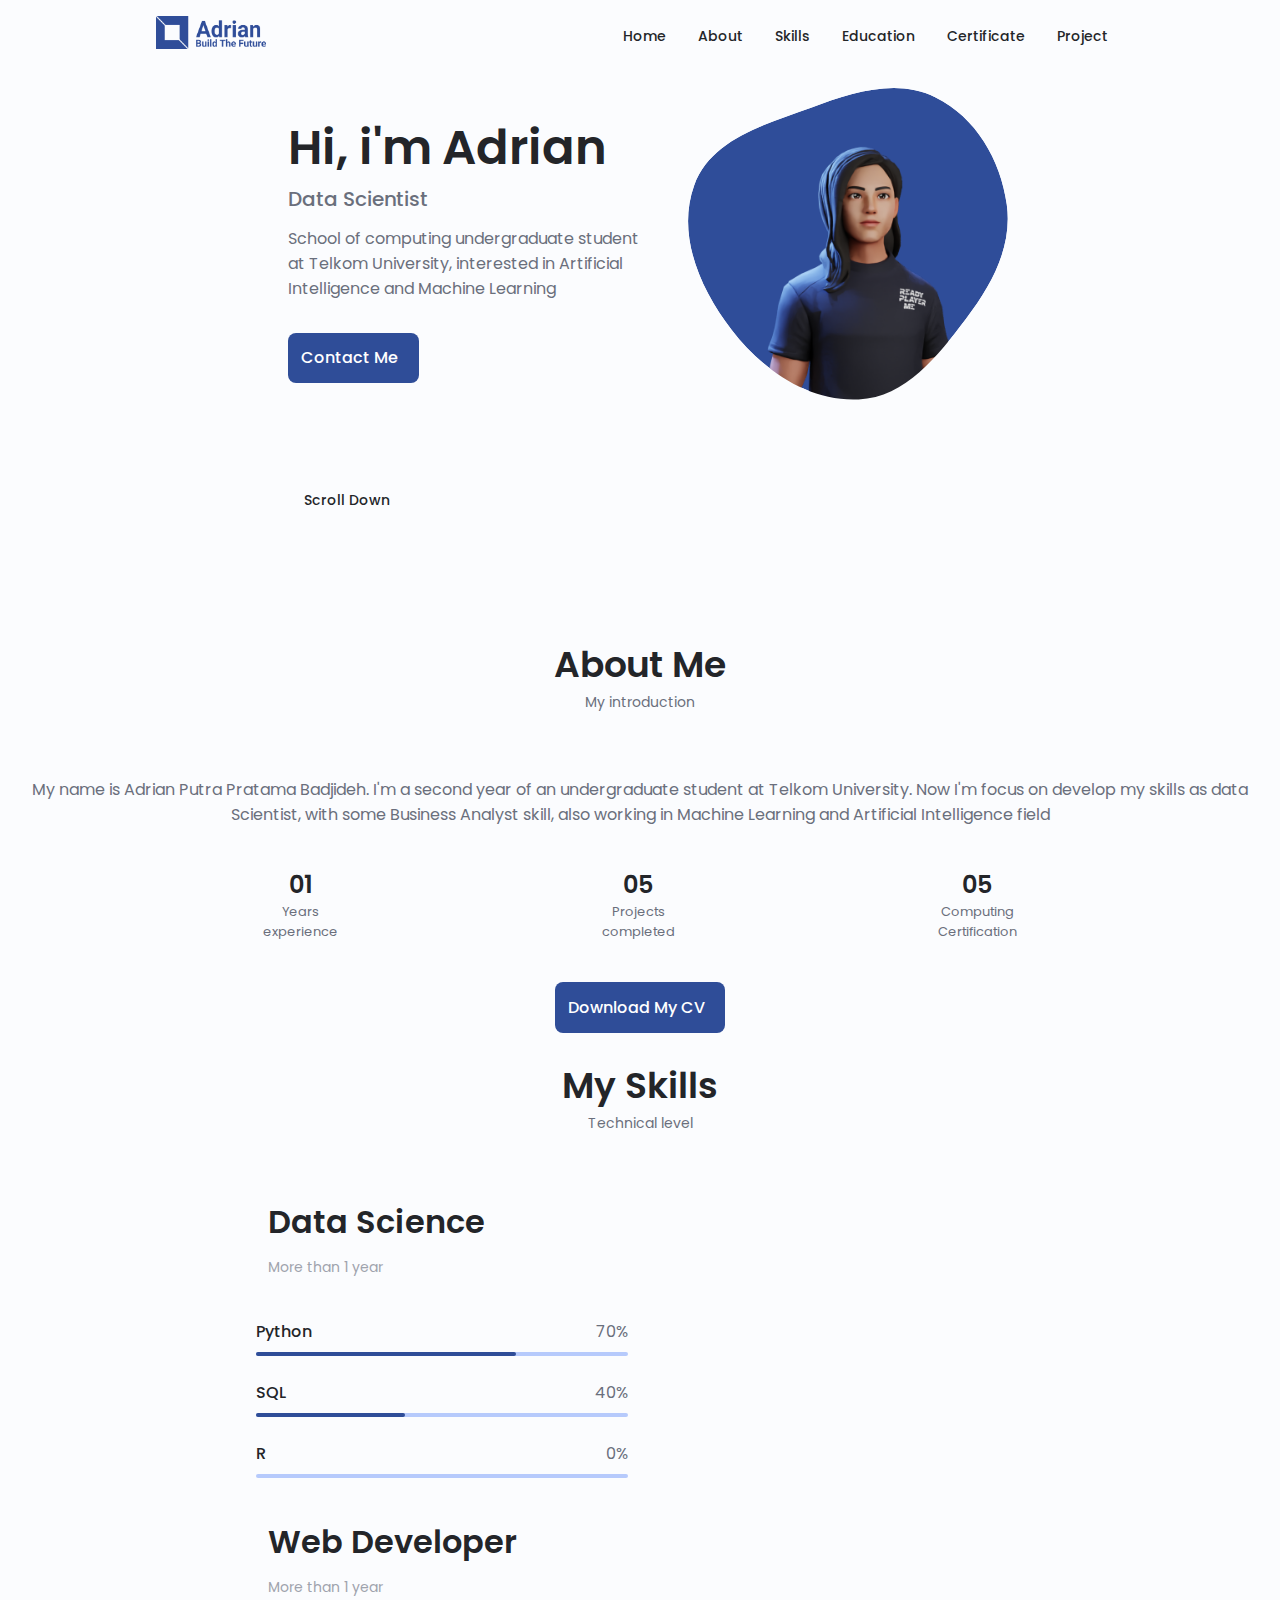
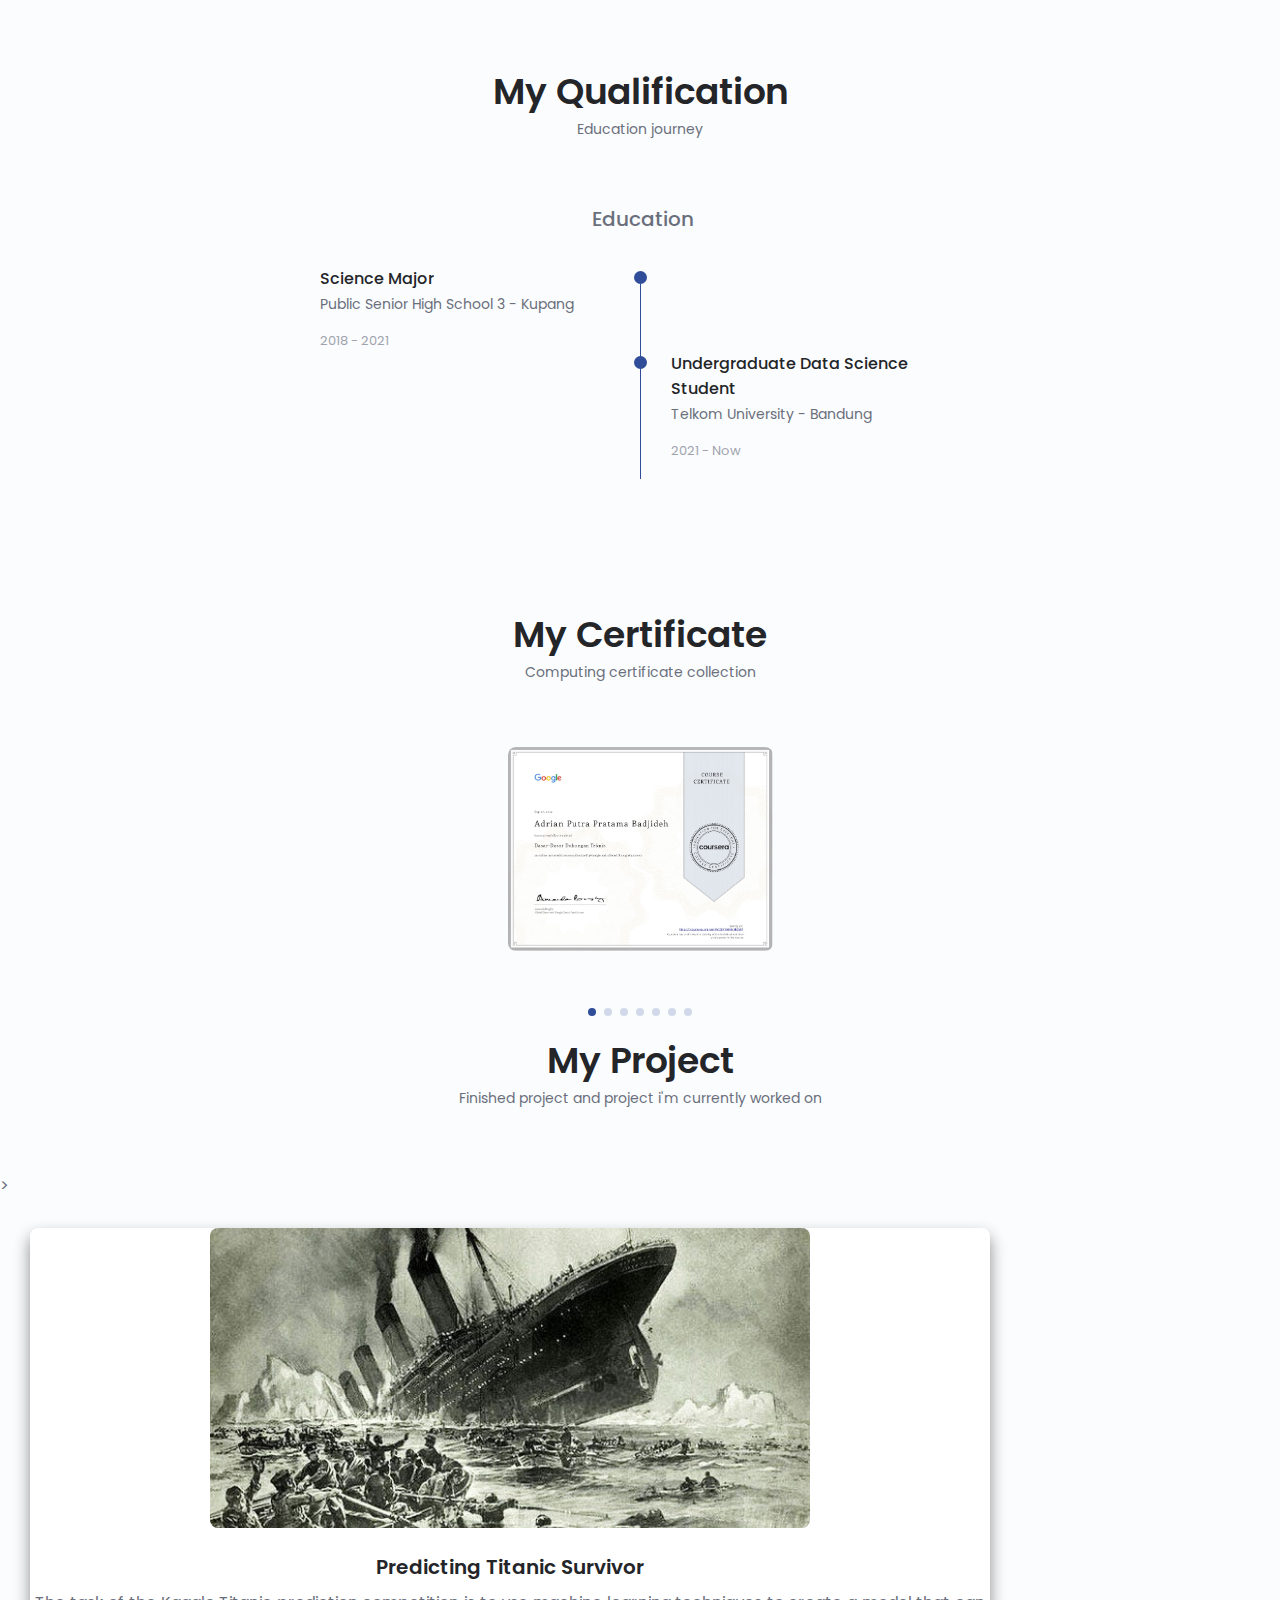
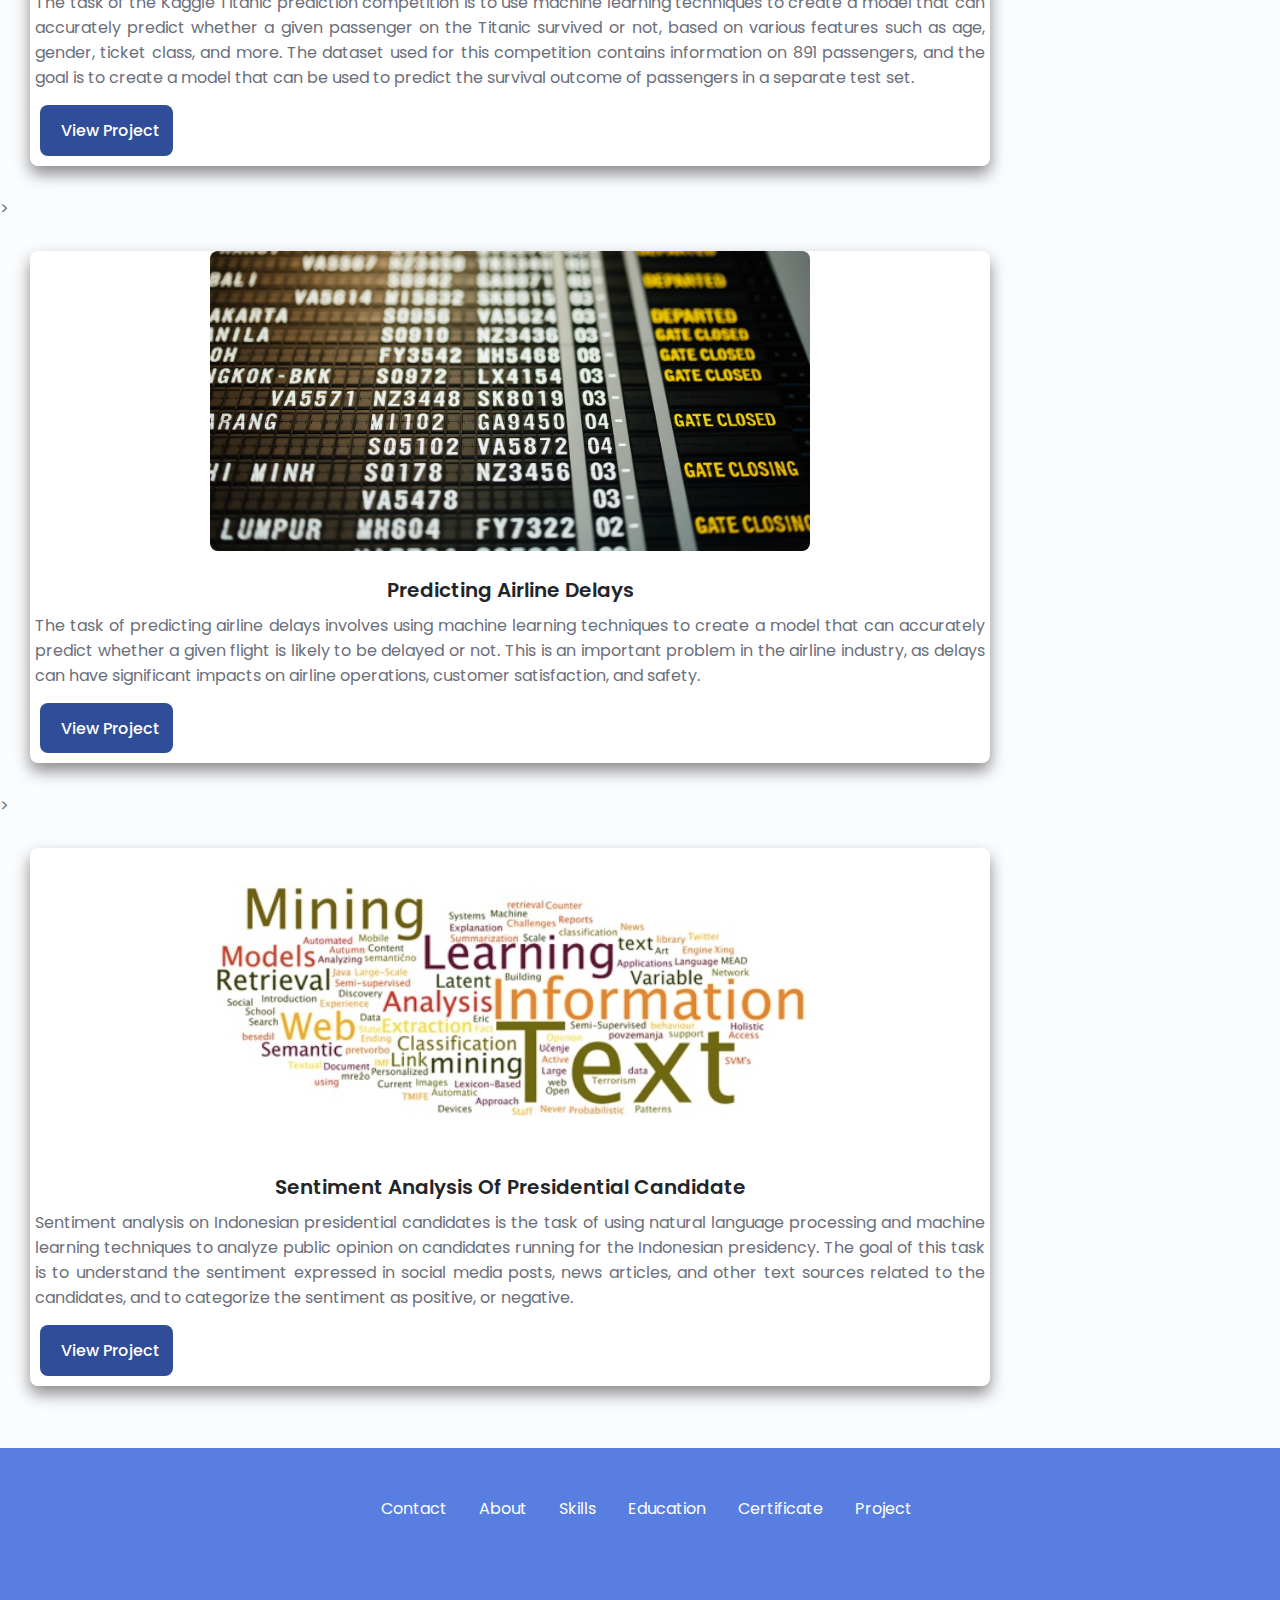
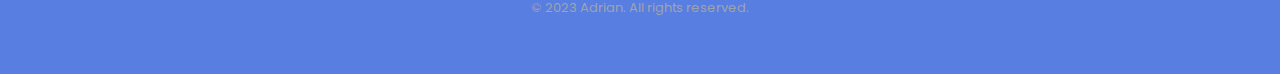
<file: index.html>
<!DOCTYPE html>
    <html lang="en">
    <head>
        <meta charset="UTF-8">
        <meta name="viewport" content="width=device-width, initial-scale=1.0">

        <!--====================icon=========================-->
        <link rel="icon" href="assets/img/icon.png" type="image/png">

        <!--==================== UNICONS ====================-->
        <link rel="stylesheet" href="https://unicons.iconscout.com/release/v4.0.8/css/line.css">
        
        <!--==================== SWIPER CSS ====================-->
        <link rel="stylesheet" href="assets/css/swiper-bundle.min.css">
        
        <!--==================== CSS ====================-->
        <link rel="stylesheet" href="assets/css/styles.css">

        <title>Adrian Website</title>
    </head>
    <body>
        <!--==================== HEADER ====================-->
        <header class="header" id="header">
            <nav class="nav container">
                <a href="#" class="nav__logo"><img src="assets/img/logo.png" width="110" height="110" alt="adrian logo"></a>

                <div class="nav__menu" id="nav-menu">
                    <ul class="nav__list grid">

                        <li class="nav__items">
                            <a href="#home" class="nav__link">
                                <i class="uil uil-atom nav__icon"></i>Home
                            </a>
                        </li>

                        <li class="nav__items">
                            <a href="#about" class="nav__link">
                                <i class="uil uil-user nav__icon"></i> About
                            </a>
                        </li>

                        <li class="nav__items">
                            <a href="#skills" class="nav__link">
                                <i class="uil uil-briefcase-alt nav__icon""></i> Skills
                            </a>
                        </li>

                        <li class="nav__items">
                            <a href="#qualification" class="nav__link">
                                <i class="uil uil-graduation-cap nav__icon"></i></i> Education
                            </a>
                        </li>

                        <li class="nav__items">
                            <a href="#certificate" class="nav__link">
                                <i class="uil uil-award nav__icon"></i></i> Certificate
                            </a>
                        </li>
                        
                        <li class="nav__items">
                            <a href="#project" class="nav__link">
                                <i class="uil uil-constructor nav__icon"></i></i></i> Project
                            </a>
                        </li>

                    </ul>

                    <i class="uil uil-times nav__close" id="nav-close"></i>

                </div>

                <div class="nav__butns">
                    <div class="nav__toggle" id="nav-toggle">
                        <i class="uil uil-apps"></i>
                    </div>
                </div>

            </nav>
        </header>

        <!--==================== MAIN ====================-->
        <main class="main">
            <!--==================== HOME ====================-->
            <section class="home__section" id="home">
                <div class="home__container container grid">
                    <div class="home__content grid">
                        <div class="home__social">

                            <a href="https://instagram.com/adrian__glazer?igshid=OTJhZDVkZWE=" target="_blank" class="home__social-icon">
                                <i class="uil uil-instagram"></i>
                            </a>

                            <a href="https://www.linkedin.com/in/adrian-putra-pratama-badjideh-8a2492238/" target="_blank" class="home__social-icon">
                                <i class="uil uil-linkedin-alt"></i>
                            </a>

                            <a href="https://github.com/GLAZERadr" target="_blank" class="home__social-icon">
                                <i class="uil uil-github-alt"></i>
                            </a>

                        </div>

                        <div class="home__img">
                            <svg class="home__blob" viewBox="0 0 479 467" xmlns="http://www.w3.org/2000/svg" xmlns:xlink="http://www.w3.org/1999/xlink">
                                <mask id="mask0" mask-type="alpha">
                                    <path fill="#2F4D99" d="M9.19024 145.964C34.0253 76.5814 114.865 54.7299 184.111 29.4823C245.804 6.98884 311.86 -14.9503 370.735 14.143C431.207 44.026 467.948 107.508 477.191 174.311C485.897 237.229 454.931 294.377 416.506 344.954C373.74 401.245 326.068 462.801 255.442 466.189C179.416 469.835 111.552 422.137 65.1576 361.805C17.4835 299.81 -17.1617 219.583 9.19024 145.964Z"/>
                                </mask>
                                <g mask="url(#mask0)">
                                    <path fill="#2F4D99" d="M9.19024 145.964C34.0253 76.5814 114.865 54.7299 184.111 29.4823C245.804 6.98884 311.86 -14.9503 370.735 14.143C431.207 44.026 467.948 107.508 477.191 174.311C485.897 237.229 454.931 294.377 416.506 344.954C373.74 401.245 326.068 462.801 255.442 466.189C179.416 469.835 111.552 422.137 65.1576 361.805C17.4835 299.81 -17.1617 219.583 9.19024 145.964Z"/>
                                    <image class="home__blob-img" x="12" y="18" href="assets/img/avatar.png"/>
                                </g>
                            </svg>
                        </div>

                        <div class="home__data">
                            <h1 class="home__title">Hi, i'm Adrian</h1>
                            <h3 class="home__subtitle">Data Scientist</h3>
                            <p class="home__description">School of computing undergraduate student at Telkom University, interested in Artificial Intelligence and Machine Learning</p>
                            <a href="https://line.me/ti/p/7fF0zWS8Ww " target="_blank" class="button button--flex">
                                Contact Me<i class="uil uil-comment-message button__icon"></i>
                            </a>
                        </div>

                    </div>

                    <div class="home__scroll">
                        <a href="#about" class="home__scroll-button button--flex">
                            <span class="home__scroll-name">Scroll Down</span>
                            <i class="uil uil-arrow-down home__scroll-arrow"></i>
                        </a>
                    </div>
                    
                </div>
            </section>

            <!--==================== ABOUT ====================-->
            <section class="about__section" id="about">
                <h2 class="section__title">About Me</h2>
                <span class="section__subtitle">My introduction</span>

                <div class="about__data">
                    <p class="about__description">My name is Adrian Putra Pratama Badjideh. I'm a second year of an undergraduate student at Telkom University. Now I'm focus on develop my skills as data Scientist, with some Business Analyst skill, also working in Machine Learning and Artificial Intelligence field</p>

                    <div class="about__info">
                        <div>
                            <span class="about__info-title">01</span>
                            <span class="about__info-name">Years <br> experience</span>
                        </div>

                        <div>
                            <span class="about__info-title">05</span>
                            <span class="about__info-name">Projects <br> completed</span>
                        </div>

                        <div>
                            <span class="about__info-title">05</span>
                            <span class="about__info-name">Computing <br> Certification</span>
                        </div>
                    </div>

                    <div class="about__buttons">
                        <a download="" href="assets/pdf/CV.pdf" class="button button--flex">
                            Download My CV<i class="uil uil-file-download-alt button__icon"></i>
                        </a>
                    </div>
                </div>
            </section>

            <!--==================== SKILLS ====================-->
            <section class="skills__section" id="skills">
                <h2 class="section__title">My Skills</h2>
                <span class="section__subtitle">Technical level</span>

                <div class="skills__container container grid">
                    <div>
                        <div class="skills__content skills__open">
                            <div class="skills__header">
                                <i class="uil uil-database skills__icon"></i>

                                <div>
                                    <h1 class="skills__titles">Data Science</h1>
                                    <span class="skills__subtitle">More than 1 year</span>
                                </div>

                                <i class="uil uil-angle-down skills__arrow"></i>
                            </div>

                            <div class="skills__list grid">
                                <div class="skills__data">
                                    <div class="skills__titles">
                                        <h3 class="skills__name">Python</h3>
                                        <span class="skills__number">70%</span>
                                    </div>
                                    <div class="skills__bar">
                                        <span class="skills__percentage skills__python"></span>
                                    </div>
                                </div>

                                <div class="skills__data">
                                    <div class="skills__titles">
                                        <h3 class="skills__name">SQL</h3>
                                        <span class="skills__number">40%</span>
                                    </div>
                                    <div class="skills__bar">
                                        <span class="skills__percentage skills__sql"></span>
                                    </div>
                                </div>

                                <div class="skills__data">
                                    <div class="skills__titles">
                                        <h3 class="skills__name">R</h3>
                                        <span class="skills__number">0%</span>
                                    </div>
                                    <div class="skills__bar">
                                        <span class="skills__percentage skills__r"></span>
                                    </div>
                                </div>

                            </div>
                        </div>

                        <div class="skills__content skills__close">
                            <div class="skills__header">
                                <i class="uil uil-arrow skills__icon"></i></i>

                                <div>
                                    <h1 class="skills__titles">Web Developer</h1>
                                    <span class="skills__subtitle">More than 1 year</span>
                                </div>

                                <i class="uil uil-angle-down skills__arrow"></i>
                            </div>

                            <div class="skills__list grid">
                                <div class="skills__data">
                                    <div class="skills__titles">
                                        <h3 class="skills__name">HTML</h3>
                                        <span class="skills__number">80%</span>
                                    </div>
                                    <div class="skills__bar">
                                        <span class="skills__percentage skills__html"></span>
                                    </div>
                                </div>

                                <div class="skills__data">
                                    <div class="skills__titles">
                                        <h3 class="skills__name">CSS</h3>
                                        <span class="skills__number">80%</span>
                                    </div>
                                    <div class="skills__bar">
                                        <span class="skills__percentage skills__css"></span>
                                    </div>
                                </div>

                                <div class="skills__data">
                                    <div class="skills__titles">
                                        <h3 class="skills__name">Javascript</h3>
                                        <span class="skills__number">60%</span>
                                    </div>
                                    <div class="skills__bar">
                                        <span class="skills__percentage skills__js"></span>
                                    </div>
                                </div>

                            </div>
                        </div>
                    </div>
                </div>
            </section>

            <!--==================== QUALIFICATION ====================-->
            <section class="qualification__section" id="qualification">
                <h2 class="section__title">My Qualification</h2>
                <span class="section__subtitle">Education journey</span>

                <div class="qualification__container container">
                    <div class="qualification__tabs">
                        <div class="qualification__button button--flex qualification__active">
                            <i class="uil uil-graduation-cap qualification__icon"></i>
                            Education
                        </div>
                    </div>

                    <div class="qualification__sections">
                        <!--==================== QUALIFICATION CONTENT 1 ====================-->
                        <div class="qualification__content qualification__active">

                            <!--==================== QUALIFICATION 1 ====================-->
                            <div class="qualification__data">
                                <div>
                                    <h3 class="qualification__title">Science Major</h3>
                                    <span class="qualification__subtitle">Public Senior High School 3 - Kupang</span>
                                    <div class="qualification__calendar">
                                        <i class="uil uil-calendar-alt"></i>
                                        2018 - 2021
                                    </div>
                                </div>

                                <div>
                                    <span class="qualification__rounder"></span>
                                    <span class="qualification__line"></span>
                                </div>
                            </div>

                            <!--==================== QUALIFICATION 2 ====================-->
                            <div class="qualification__data">
                                <div></div>

                                <div>
                                    <span class="qualification__rounder"></span>
                                    <span class="qualification__line"></span>
                                </div>

                                <div>
                                    <h3 class="qualification__title">Undergraduate Data Science Student</h3>
                                    <span class="qualification__subtitle">Telkom University - Bandung</span>
                                    <div class="qualification__calendar">
                                        <i class="uil uil-calendar-alt"></i>
                                        2021 - Now
                                    </div>
                                </div>
                            </div>
                        </div>
                    </div>
            </section>

            <!--==================== Certification ====================-->
            <section class="certificate section" id="certificate">
                <h2 class="section__title">My Certificate</h2>
                <span class="section__subtitle">Computing certificate collection</span>

                <div class="certificate__container container swiper-container">
                    <div class="swiper-wrapper">
                        <!--==============Certificate 1================-->
                        <div class="certificate__content grid swiper-slide">
                            <img src="assets/img/Certificate 1.jpg" alt="Certificate 2" class="certificate__img">
                        </div>
                        <!--==============Certificate 2================-->
                        <div class="certificate__content grid swiper-slide">
                            <img src="assets/img/Certificate 2.jpg" alt="Certificate 2" class="certificate__img">
                        </div>
                        <!--==============Certificate 3================-->
                        <div class="certificate__content grid swiper-slide">
                            <img src="assets/img/Certificate 3.jpg" alt="Certificate 2" class="certificate__img">
                        </div>
                        <!--==============Certificate 4================-->
                        <div class="certificate__content grid swiper-slide">
                            <img src="assets/img/Certificate 4.jpg" alt="Certificate 2" class="certificate__img">
                        </div>
                        <!--==============Certificate 5================-->
                        <div class="certificate__content grid swiper-slide">
                            <img src="assets/img/Certificate 5.jpg" alt="Certificate 2" class="certificate__img">
                        </div>
                        <!--==============Certificate 6================-->
                        <div class="certificate__content grid swiper-slide">
                            <img src="assets/img/Certificate 6.jpg" alt="Certificate 2" class="certificate__img">
                        </div>
                        <!--==============Certificate 7================-->
                        <div class="certificate__content grid swiper-slide">
                            <img src="assets/img/Certificate 7.jpg" alt="Certificate 2" class="certificate__img">
                        </div>
                    </div>

                    <div class="swiper-button-next">
                        <i class="uil uil-angle-right-b swiper-certificate-icon"></i>
                    </div>

                    <div class="swiper-button-prev">
                        <i class="uil uil-angle-left-b swiper-certificate-icon"></i>
                    </div>

                    <div class="swiper-pagination"></div>
                </div>
            </section>

            <!--==================== Project ====================-->
            <section class="project__section" id="project">
                <h2 class="section__title">My Project</h2>
                <span class="section__subtitle">Finished project and project i'm currently worked on</span>

                <div class="project__container">
                    <div>
                        <!--=============== Project 1 ================-->>
                        <div class="project__content grid">
                            <img src="assets/img/titanic.jpg" alt="Project 1" class="project__img">

                            <div class="project__data">
                                <h3 class="project__title">Predicting Titanic Survivor</h3>
                                <p class="project__description">The task of the Kaggle Titanic prediction competition is to use machine learning techniques to create a model that can accurately predict whether a given passenger on the Titanic survived or not, based on various features such as age, gender, ticket class, and more. The dataset used for this competition contains information on 891 passengers, and the goal is to create a model that can be used to predict the survival outcome of passengers in a separate test set.</p>

                                <a href="#" class="button button--flex buttom--small project__button">
                                    <i class="uil uil-link-alt button__icon"></i>
                                    View Project
                                </a>
                            </div>
                        </div>
                        
                        <!--=============== Project 2 ================-->>
                        <div class="project__content grid">
                            <img src="assets/img/ontime.jpg" alt="Project 2" class="project__img">

                            <div class="project__data">
                                <h3 class="project__title">Predicting Airline Delays</h3>
                                <p class="project__description">The task of predicting airline delays involves using machine learning techniques to create a model that can accurately predict whether a given flight is likely to be delayed or not. This is an important problem in the airline industry, as delays can have significant impacts on airline operations, customer satisfaction, and safety.</p>

                                <a href="#" class="button button--flex buttom--small project__button">
                                    <i class="uil uil-link-alt button__icon"></i>
                                    View Project
                                </a>
                            </div>
                        </div>

                        <!--=============== Project 3 ================-->>
                        <div class="project__content grid">
                            <img src="assets/img/sentiment.jpg" alt="Project 1" class="project__img">

                            <div class="project__data">
                                <h3 class="project__title">Sentiment Analysis Of Presidential Candidate</h3>
                                <p class="project__description">Sentiment analysis on Indonesian presidential candidates is the task of using natural language processing and machine learning techniques to analyze public opinion on candidates running for the Indonesian presidency. The goal of this task is to understand the sentiment expressed in social media posts, news articles, and other text sources related to the candidates, and to categorize the sentiment as positive, or negative.</p>

                                <a href="#" class="button button--flex buttom--small project__button">
                                    <i class="uil uil-link-alt button__icon "></i>
                                    View Project
                                </a>
                            </div>
                        </div>
                    </div>
                </div>
            </section>
        </main>

        <!--==================== FOOTER ====================-->
        <footer class="footer">
            <div class="footer__bg">
                <div class="footer__container container grid">

                    <ul class="footer__links">
                        <li>
                            <a href="#home" class="footer__link">Contact</a>
                        </li>
                        <li>
                            <a href="#about" class="footer__link">About</a>
                        </li>
                        <li>
                            <a href="#skills" class="footer__link">Skills</a>
                        </li>
                        <li>
                            <a href="#qualification" class="footer__link">Education</a>
                        </li>
                        <li>
                            <a href="#certificate" class="footer__link">Certificate</a>
                        </li>
                        <li>
                            <a href="#project" class="footer__link">Project</a>
                        </li>
                    </ul>

                    <div class="footer__socials">
                        <a href="https://instagram.com/adrian__glazer?igshid=OTJhZDVkZWE=" class="footer__social" target="_blank">
                            <i class="uil uil-instagram"></i>
                        </a>

                        <a href="#" class="footer__social" target="_blank">
                            <i class="uil uil-facebook-f"></i>
                        </a>

                        <a href="#" class="footer__social" target="_blank">
                            <i class="uil uil-twitter-alt"></i>
                        </a>
                    </div>
                </div>

                <p class="footer__copy">&copy; 2023 Adrian. All rights reserved.</p>
            </div>
        </footer>
        
        <!--==================== SCROLL TOP ====================-->
        <a href="#" class="scrollup" id="scroll-up">
            <i class="uil uil-arrow-up scrollup__icon"></i>
        </a>

        <!--==================== SWIPER JS ====================-->
        <script src="assets/js/swiper-bundle.min.js"></script>

        <!--==================== MAIN JS ====================-->
        <script src="assets/js/main.js"></script>
    </body>
</html>
</file>
<file: assets/css/styles.css>
/*==================== GOOGLE FONTS ====================*/
@import url("https://fonts.googleapis.com/css2?family=Poppins:wght@400;500;600&display=swap");

/*==================== VARIABLES CSS ====================*/
:root {
    --header-height: 3rem;

    /*========== Colors ==========*/
    /* Change favorite color */
    --hue-color: 223; /*Purple 250 - Green 142 - Blue 230 - Pink 340*/

    /* HSL color mode */
    --first-color:hsl(var(--hue-color), 53%, 39%);
    --first-color-second: hsl(var(--hue-color), 69%, 61%);
    --first-color-alt: hsl(var(--hue-color), 57%, 53%);
    --first-color-lighter: hsl(var(--hue-color), 92%, 85%);
    --title-color: hsl(var(--hue-color), 8%, 15%);
    --text-color: hsl(var(--hue-color), 8%, 45%);
    --text-color-light: hsl(var(--hue-color), 8%, 65%);
    --input-color: hsl(var(--hue-color), 70%, 96%);
    --body-color: hsl(var(--hue-color), 60%, 99%);
    --container-color: #fff;
    --scroll-bar-color: hsl(var(--hue-color), 12%, 90%);
    --scroll-thumb-color: hsl(var(--hue-color), 12%, 80%);

    /*========== Font and typography ==========*/
    --body-font: 'Poppins', sans-serif;

    /* .5rem = 8px, 1rem = 16px, 1.5rem = 24px ... */
    --big-font-size: 2rem;
    --h1-font-size: 1.5rem;
    --h2-font-size: 1.25rem;
    --h3-font-size: 1.125rem;
    --normal-font-size: .938rem;
    --small-font-size: .813rem;
    --smaller-font-size: .75rem;

    /*========== Font weight ==========*/
    --font-medium: 500;
    --font-semi-bold: 600;

    /*========== Margenes Bottom ==========*/
    /* .25rem = 4px, .5rem = 8px, .75rem = 12px ... */
    --mb-0-25: .25rem;
    --mb-0-5: .5rem;
    --mb-0-75: .75rem;
    --mb-1: 1rem;
    --mb-1-5: 1.5rem;
    --mb-2: 2rem;
    --mb-2-5: 2.5rem;
    --mb-3: 3rem;

    /*========== z index ==========*/
    --z-tooltip: 10;
    --z-fixed: 100;
    --z-modal: 1000;
}

/* Font size for large devices */
@media screen and (min-width: 968px) {
    :root {
        --big-font-size: 3rem;
        --h1-font-size: 2.25rem;
        --h2-font-size: 1.5rem;
        --h3-font-size: 1.25rem;
        --normal-font-size: 1rem;
        --small-font-size: .875rem;
        --smaller-font-size: .813rem;
    }
}

/*========== Variables Dark theme ==========*/


/*========== Button Dark/Light ==========*/


/*==================== BASE ====================*/
* {
  box-sizing: border-box;
  padding: 0;
  margin: 0;
}

html {
  scroll-behavior: smooth;
}

body {
  margin: 0 0 var(--header-height) 0;
  font-family: var(--body-font);
  font-size: var(--normal-font-size);
  background-color: var(--body-color);
  color: var(--text-color);
}

h1, h2, h3, h4 {
  color: var(--title-color);
  font-weight: var(--font-semi-bold);
}

ul {
  list-style: none;
}

a {
  text-decoration: none;
}

img {
  max-width: 100%;
  height: auto;
}

/*==================== REUSABLE CSS CLASSES ====================*/
.section {
  padding: 2rem 0 4rem;
}

.section__title {
  font-size: var(--h1-font-size);
  color: var(--title-color);
}

.section__subtitle {
  display: block;
  font-size: var(--small-font-size);
  margin-bottom: var(--mb-3);
}

.section__title, 
.section__subtitle {
  text-align: center;
}

/*==================== LAYOUT ====================*/
.container {
  max-width: 768px;
  margin-left: var(--mb-1-5);
  margin-right: var(--mb-1-5);
}

.grid {
  display: grid;
  gap: 1.5rem;
}

.header {
  width: 100%;
  position: fixed;
  bottom: 0;
  left: 0;
  z-index: var(--z-fixed);
  background-color: var(--body-color);
}

.header{
    width: 100%;
    position: fixed;
    bottom: 0;
    left: 0;
    z-index: var(--z-fixed);
    background-color: var(--body-color);
}
/*==================== NAV ====================*/
.nav{
    max-width: 968px;
    height: var(--header-height);
    display: flex;
    justify-content: space-between;
    align-items: center;
}

.nav__logo,
.nav__toggle {
    color: var(--title-color);
    font-weight: var(--font-medium);
}

.nav__logo:hover{
    color: var(--first-color);
}

.nav__toggle{
    font-size: 1.1rem;
    cursor: pointer;
}

.nav__toggle:hover{
    color: var(--first-color);
}

@media screen and (max-width: 767px){
    .nav__menu{
        position: fixed;
        bottom: -100%;
        left: 0;
        width: 100%;
        background-color: var(--body-color);
        padding: 2rem 1.5rem 4rem;
        box-shadow: 0 -1px 4px rgba(0,0,0,.15);
        border-radius: 1.5rem 1.5rem 0 0;
        transition: .3s;
    }
}

.nav__list{
    grid-template-columns: repeat(3, 1fr);
    gap: 2rem;
}

.nav__link{
    display: flex;
    flex-direction: column;
    align-items: center;
    font-size: var(--small-font-size);
    color: var(--title-color);
    font-weight: var(--font-medium);
}

.nav__link:hover{
    color: var(--first-color);
}

.nav__icon{
    font-size: 1.2rem;
}

.nav__close{
    position: absolute;
    right: 1.3rem;
    bottom: .5rem;
    font-size: 1.5rem;
    cursor: pointer;
    color: var(--first-color);
}

.nav__close:hover{
    color: var(--first-color-alt);
}
/* show menu */
.show-menu{
    bottom: 0;
}

/* Active link */
.active-link{
    color: var(--first-color);
}

/* Change background header */
.scroll-header{
    box-shadow: 0 -1px 4px rgba(0,0,0,.15);
}

/*==================== HOME ====================*/
.home__container{
    gap: 1rem;
    margin-bottom: 50px;
}

.home__content{
    grid-template-columns: .5fr 3fr;
    padding-top: 3.5rem;
    align-items: center;
}

.home__social{
    display: grid;
    grid-template-columns: max-content;
    row-gap: 1rem;
}

.home__social-icon{
    font-size: 1.25rem;
    color: var(--first-color);
}

.home__social-icon:hover{
    color: var(--first-color-alt);
}

.home__blob{
    width: 200px;
    fill: var(--first-color)
}

.home__blob-img{
    width: 500px;
}

@keyframes float {
	0% {
		transform: translatey(0px);
	}
	50% {
		transform: translatey(-20px);
	}
	100% {
		transform: translatey(0px);
	}
}

.home__img{
	overflow: hidden;
	transform: translatey(0px);
	animation: float 6s ease-in-out infinite;
	img { width: 100%; height: auto; }
}

.home__data{
    grid-column:1/3;
    align-self: center;
}

.home__title{
    font-size: var(--big-font-size);
}

.home__subtitle{
    font-size: var(--h3-font-size);
    color: var(--text-color);
    font-weight: var(--font-medium);
    margin-bottom: var(--mb-0-75);
}

.home__description{
    margin-bottom: var(--mb-2);
}

.home__scroll{
    display: none;
}

.home__scroll-button{
    color:var(--first-color);
    transition: .3s;
}

.home__scroll-button:hover{
    transform: translateY(.25rem);
}

.home__scroll-name{
    font-size: var(--small-font-size);
    color: var(--title-color);
    font-weight: var(--font-medium);
    margin-right: var(--mb-0-25);
}

.home__scroll-arrow{
    font-size: 1.25rem;
}
/*==================== BUTTONS ====================*/
.button{
    display: inline-block;
    color: #fff;
    background-color: var(--first-color);
    padding: .8rem;
    border-radius: .5rem;
    font-weight: var(--font-medium);
}

.button:hover{
    background-color: var(--first-color-alt);
}

.button__icon{
    font-size: 1.25rem;
    margin-left: var(--mb-0-5);
    transition: .3s;
}

.button--flex{
    display: inline-flex;
    align-items: center;
}
/*==================== ABOUT ====================*/
.about__description{
    text-align: center;
    margin-bottom: var(--mb-2-5);
}

.about__info{
    display: flex;
    justify-content: space-evenly;
    margin-bottom: var(--mb-2-5);
}

.about__info-title{
    font-size: var(--h2-font-size);
    color: var(--title-color);
    font-weight: var(--font-semi-bold);
}

.about__info-name{
    font-size: var(--smaller-font-size);
}

.about__info-title,
.about__info-name{
    display: block;
    text-align: center;
}

.about__buttons{
    display: flex;
    justify-content: center;
    margin-bottom: 25px;
}


/*==================== SKILLS ====================*/
.skills__container{
    row-gap: 0;
    margin-bottom: 25px;
}

.skills__header{
    display: flex;
    align-items: center;
    margin-bottom: var(--mb-2-5);
    cursor: pointer;
}

.skills__icon,
.skills__arrow{
    font-size: 2rem;
    color: var(--first-color);
}

.skills__icon{
    margin-right: var(--mb-0-75);
}

.skills__title{
    font-size: var(--h3-font-size);
}

.skills__subtitle{
    font-size: var(--small-font-size);
    color: var(--text-color-light);
}

.skills__arrow{
    margin-left: auto;
    transition: .4s;
}

.skills__list{
    row-gap: auto;
    transition: .4s;
}

.skills__titles{
    display:flex;
    justify-content: space-between;
    margin-bottom: var(--mb-0-5);
}

.skills__name{
    font-size: var(--normal-font-size);
    font-weight: var(--font-medium);
}

.skills__bar,
.skills__percentage{
    height: 4px;
    border-radius: .25rem;
}

.skills__bar{
    background-color: var(--first-color-lighter);
}

.skills__percentage{
    display: block;
    background-color: var(--first-color);
}

.skills__python{
    width: 70%;
}

.skills__sql{
    width: 40%;
}

.skills__r{
    width: 0%;
}

.skills__html{
    width: 80%;
}

.skills__css{
    width: 80%;
}

.skills__js{
    width: 60%;
}

.skills__close .skills__list{
    height: 0;
    overflow: hidden;
}

.skills__open .skills__list{
    height: max-content;
    margin-bottom: var(--mb-2-5);
}

.skills__open .skills__arrow{
    transform: rotate(-180deg);
}


/*==================== QUALIFICATION ====================*/
.qualification__sections{
    margin-bottom: 25px;
}

.qualification__tabs{
    display: flex;
    justify-content: space-evenly;
    margin-bottom: var(--mb-2);
}

.qualification__button{
    font-size: var(--h3-font-size);
    font-weight: var(--font-medium);
    cursor: pointer;
}

.qualification__button:hover{
    color: var(--first-color);
}

.qualification__icon{
    font-size: 1.8rem;
    margin-right: var(--mb-0-25);
}

.qualification__data{
    display: grid;
    grid-template-columns: 1fr max-content 1fr;
    column-gap: 1.5rem;
}

.qualification__title{
    font-size: var(--normal-font-size);
    font-weight: var(--font-medium);
}

.qualification__subtitle{
    display: inline-block;
    font-size: var(--small-font-size);
    margin-bottom: var(--mb-1);
}

.qualification__calendar{
    font-size: var(--smaller-font-size);
    color: var(--text-color-light);
}

.qualification__rounder{
    display: inline-block;
    width: 13px;
    height: 13px;
    background-color: var(--first-color);
    border-radius: 50%;
}

.qualification__line{
    display: block;
    width: 1px;
    height: 100%;
    background-color: var(--first-color);
    transform: translate(6px, -7px);
}

/*==================== Certificate ====================*/
.certificate__container{
    overflow: initial;
    margin-bottom: 15px;
}

.certificate__content{
    padding: 0 1.5rem;
}

.certificate__img{
    width: 265px;
    border-radius: .5rem;
    justify-self: center;
}

.swiper-button-prev::after,
.swiper-button-next::after{
    content:'';
}

.swiper-certificate-icon{
    font-size: 2rem;
    color: var(--first-color);
}

.swiper-button-prev{
    left: -.5rem;
}

.swiper-button-next{
    right: -.5rem;
}

.swiper-container-horizontal > .swiper-pagination-bullets{
    bottom: -2.5rem;
}

.swiper-pagination-bullet{
    background-color: var(--first-color);
}

.swiper-button-prev,
.swiper-button-next,
.swiper-pagination-bullet{
    outline: none;
}

/*==================== PROJECT ====================*/
.project__container {

    overflow: initial;
    width: 100%;
}

.project__content.grid{
    background-color: #fff;
    width: 75%;
    border-radius: .5rem;
    display: flex;
    flex-direction: column;
    align-items: center;
    justify-content: center;
    margin: 30px;
    box-shadow: 0 8px 16px rgba(0,0,0,.45);
}

.project__img{
    border-radius: .5rem;
    width: 600px;
    height: 300px;
    object-fit: cover;
}

.project__title{
    font-size: var(--h3-font-size);
    margin-bottom: var(--mb-0-5);
    text-align: center;
}

.project__description{
    margin-bottom: var(--mb-0-75);
    text-align: justify;
    margin: 5px;
}

.project__button{
    margin: 10px;
}

.project__button:hover .button__icon{
    transform: scale(1.2);
}

/*==================== FOOTER ====================*/
.footer{
    padding-top: 2rem;
}

.footer__container{
    row-gap: 3.5rem;
}

.footer__bg{
    background-color: var(--first-color-second);
    padding: 2rem 0 3rem;
}

.footer__links{
    display: flex;
    flex-direction: column;
    row-gap: 1.5rem;
}

.footer__link:hover{
    color: var(--first-color-lighter);
}

.footer__social{
    font-size: 1.25rem;
    margin-right: var(--mb-1-5);
}

.footer__social:hover{
    color: var(--first-color-lighter);
}

.footer__copy{
    font-size: var(--smaller-font-size);
    text-align: center;
    color: var(--text-color-light);
    margin-top: var(--mb-3);
}

.footer__link,
.footer__social{
    color: #fff;
}
/*========== SCROLL UP ==========*/
.scrollup{
    position: fixed;
    right: 1rem;
    bottom: -20%;
    background-color: var(--first-color);
    opacity: .8;
    padding: 0 .3rem;
    border-radius: 50%;
    z-index: var(--z-tooltip);
    transition: .4s;
}

.scrollup:hover{
    background-color: var(--first-color-alt);
}

.scrollup__icon{
    font-size: 2rem;
    color: #fff;
}
/* Show scroll */
.show-scroll{
    bottom: 5rem;
}

/*========== SCROLL BAR ==========*/
::-webkit-scrollbar{
    width: .60rem;
    background-color: var(--scroll-bar-color);
    border-radius: .5rem;
}

/*==================== MEDIA QUERIES ====================*/
/* For small devices */
@media screen and (max-width: 350px){
    .container{
        margin-left: var(--mb-1);
        margin-right: var(--mb-1);
    }

    .nav__menu{
        padding: 2rem .25rem 4rem;
    }

    .nav__list{
        column-gap: 0;
    }

    .home__content{
        grid-template-columns: .25fr 3fr;
    }

    .home__blob{
        width: 180px; 
    }

    .skills__title{
        font-size: var(--normal-font-size);
    }

    .qualification__data{
        gap: .5rem;
    }

    .project__container
    {
        display: flex;
        flex-direction: row;
        overflow: initial;
        width: 100%;
    }

    .project__content.grid{
        background-color: #fff;
        width: 75%;
        border-radius: .5rem;
        display: flex;
        flex-direction: column;
        align-items: center;
        justify-content: center;
        margin: 30px;
        box-shadow: 0 8px 16px rgba(0,0,0,.45);
    }
}

/* For medium devices */
@media screen and (min-width: 560px){
    .home__content{
        grid-template-columns: max-content 1fr 1fr;
    }

    .home__data{
        grid-column: initial;
    }

    .home__img{
        order: 1;
        justify-self: center;
    }

    .about__buttons{
        display: flex;
        justify-content: center;
    }

    .about__container,
    .skills__container,
    .project__container,
    .footer__container{
        grid-template-columns: repeat(2, 1fr);
    }

    .qualification__section{
        display: grid;
        grid-template-columns: .6fr;
        justify-content: center;
    }

    .project__container{
        display: flex;
        flex-direction: column;
        margin: 0;
    }
}

@media screen and (min-width: 768px){
    .container{
        margin-left: auto;
        margin-right: auto;
    }

    body{
        margin: 0;
    }

    .section{
        padding: 6rem 0 2rem;
    }

    .section__subtitle{
        margin-bottom: 4rem;
    }

    .header{
        top:0;
        bottom: initial;
    }

    .header,
    .main,
    .footer__container{
        padding: 0 1rem;
    }

    .nav{
        height: calc(var(--header-height) + 1.5rem);
        column-gap: 1rem;
    }

    .nav__icon,
    .nav__close,
    .nav__toggle{
        display: none;
    }

    .nav__list{
        display: flex;
        column-gap: 2rem;
    }

    .nav__menu{
        margin-left: auto;
    }

    .change-theme{
        margin: 0;
    }

    .home__container{
        row-gap: 5rem;
        margin-bottom: 125px;
    }

    .home__content{
        padding-top: 5.5rem;
        column-gap: 2rem;
    }

    .home__blob{
        width: 270px;
    }

    .home__scroll{
        display: block;
    }

    .home__scroll-button{
        margin-left: 3rem;
    }

    .about__container{
        column-gap: 5rem;
        margin-bottom: 25px;
    }

    .about__img{
        width: 350px;
    }

    .about__description{
        text-align: center;
    }

    .about__info{
        justify-content: space-evenly;
    }

    .about__buttons{
        display: flex;
        justify-content: center;
        margin-bottom: 25px;
    }

    .skills__container{
        margin-bottom: 25px;
    }

    .qualification__tabs{
        justify-content: center;
    }

    .qualification__button{
        margin: 0 var(--mb-1);
    }

    .qualification__container{
        margin-bottom: 25px;
    }

    .qualification__section{
        grid-template-columns: .5fr;
    }

    .certificate__container{
        margin-bottom: 50px;
    }

    .footer__container{
        grid-template-columns: repeat(3, 1fr);
        justify-content: space-between;
    }

    .footer__bg{
        padding: 3rem 0 3.5rem;
    }


    .footer__links{
        margin-left: 125px;
        flex-direction: row;
        column-gap: 2rem;
    }

    .footer__socials{
        margin-left: 250px;
        justify-self: flex-end;
    }

    .footer__copy{
        margin-top: 4.5rem;
    }

    .project__container{
        flex-direction: row;
        margin: 0;
    }
}

/* For large devices */
@media screen and (min-width: 1024px){
    .header,
    .main,
    .footer__container{
        padding: 0;
    }

    .home__blob{
        width: 320px;
    }

    .home__social{
        transform: translateX(-6rem);
    }

    .certificate__content{
        column-gap: 5rem;
    }

    .swiper-certificate-icon{
        font-size: 3.5rem;
    }

    .swiper-button-prev{
        left: -3.5rem
    }

    .swiper-button-next{
        right: -3.5rem
    }

    .swiper-container-horizontal > .swiper-pagination-bullets{
        bottom: -4.5rem;
    }

    .project__container{
        flex-direction: row;
        margin: 0;
    }
}
</file>
